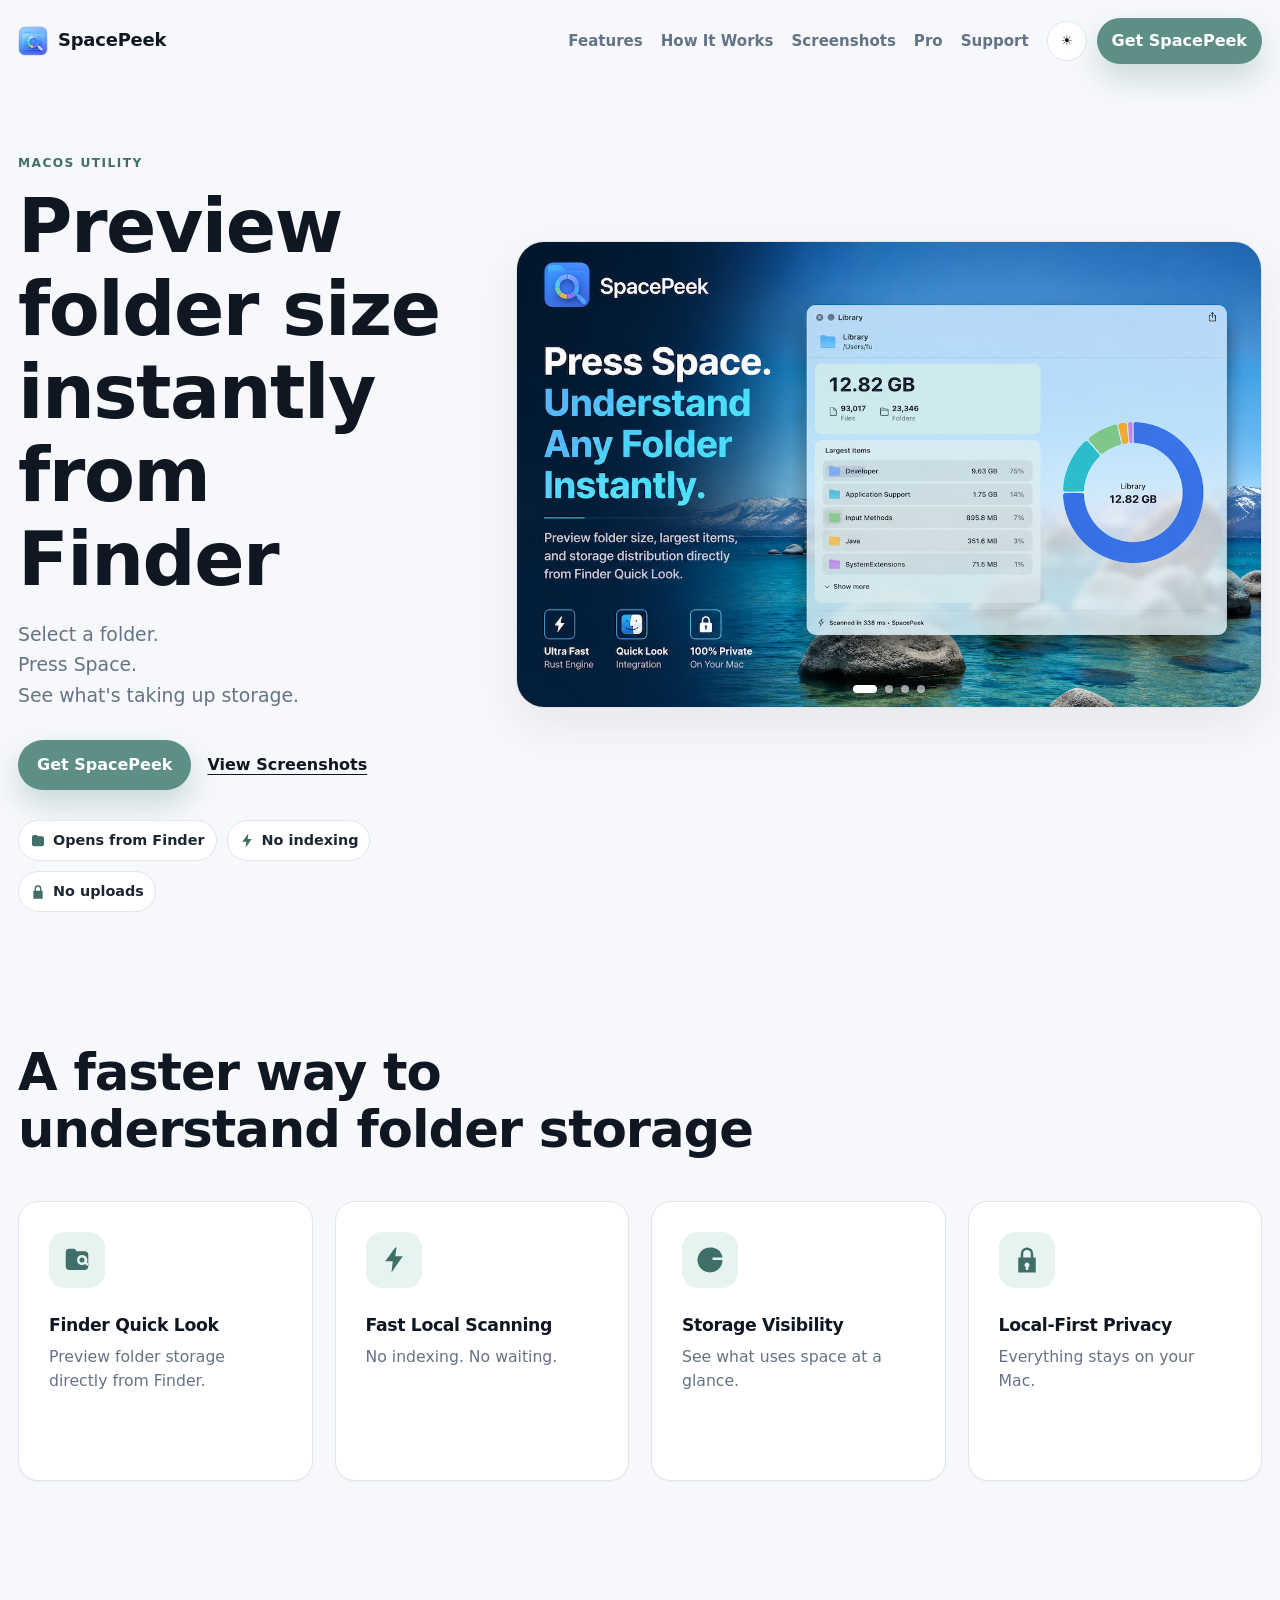
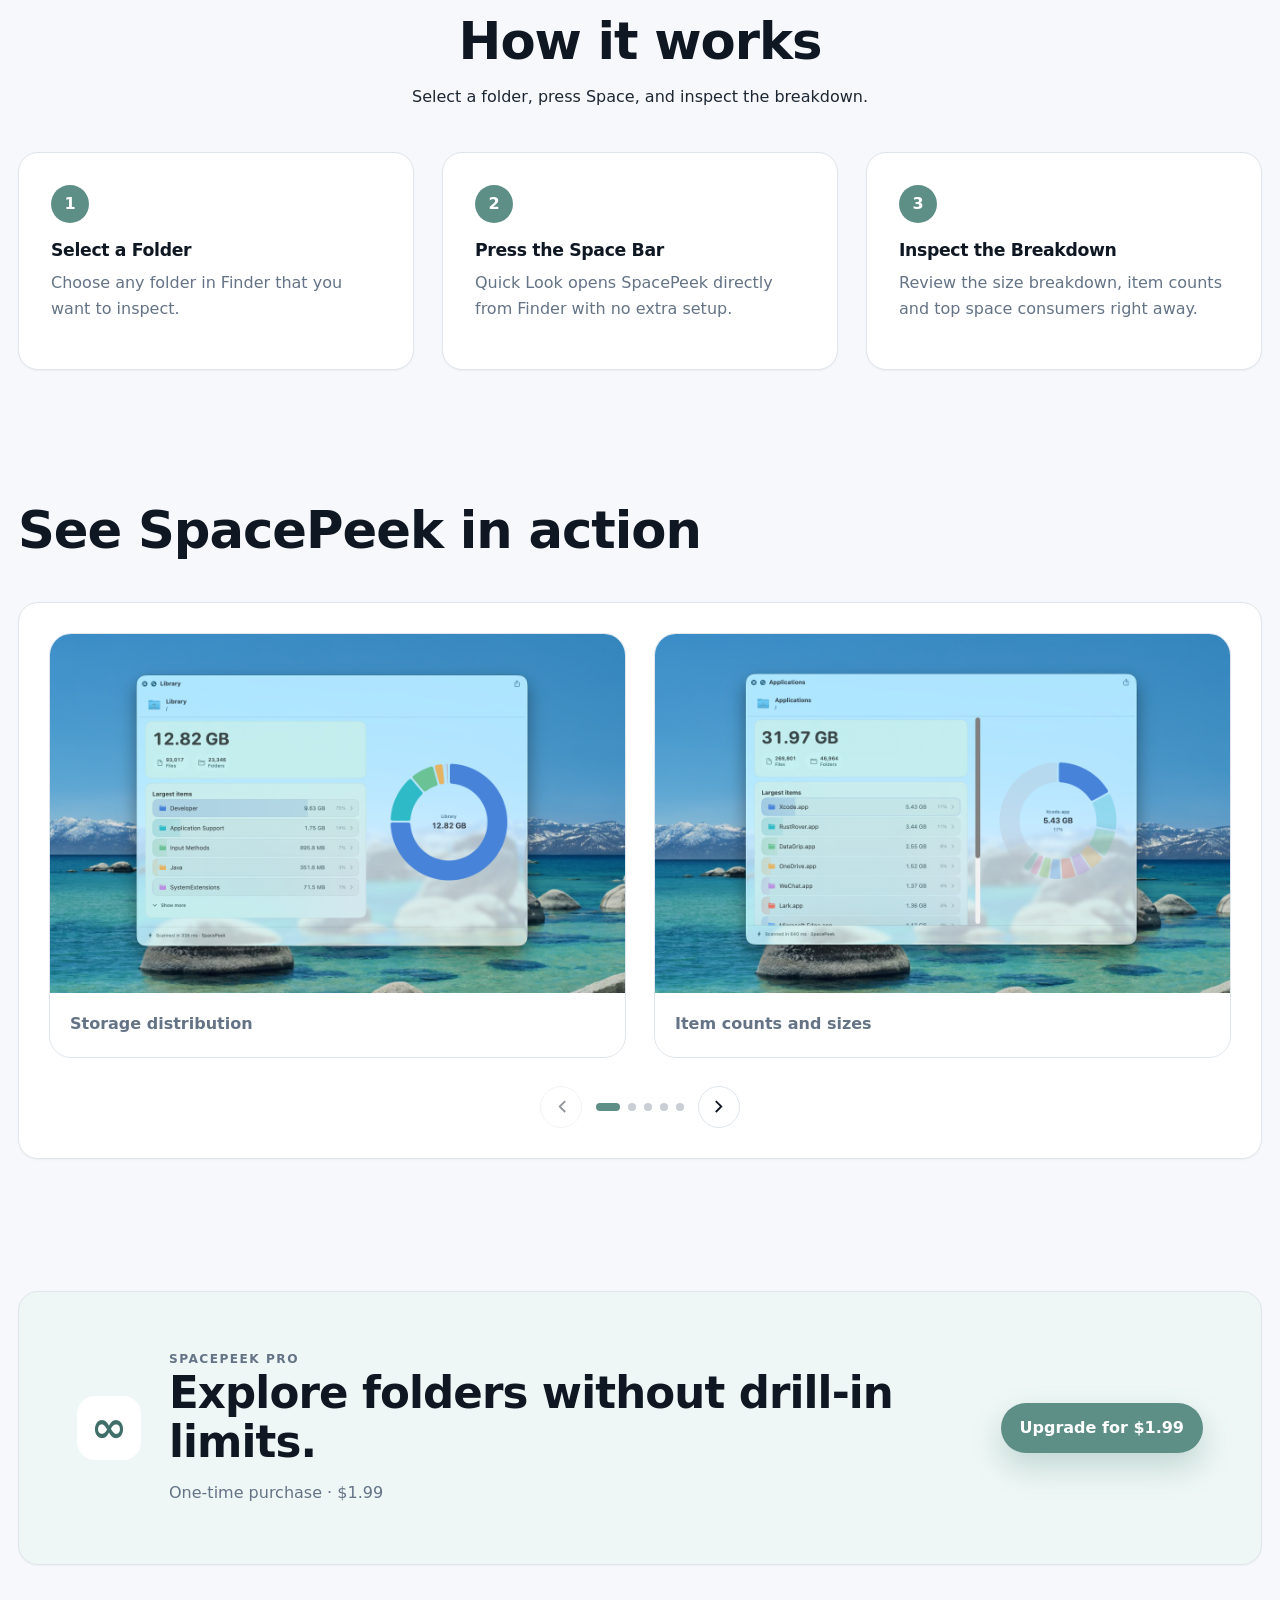
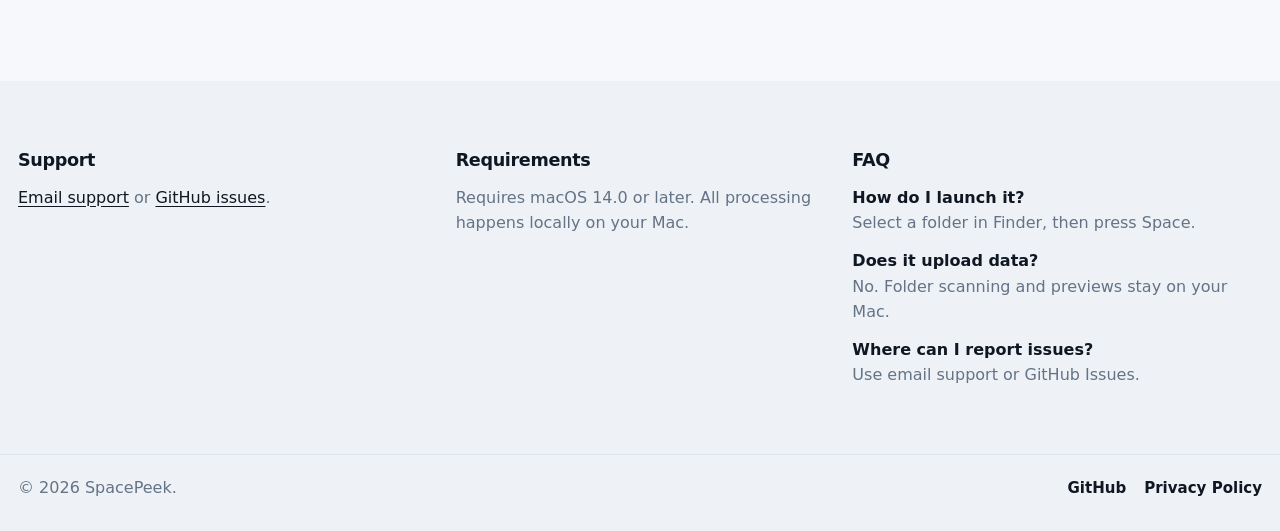
<file: index.html>
<!doctype html>
<html lang="en">

<head>
    <meta charset="UTF-8" />
    <meta name="viewport" content="width=device-width, initial-scale=1.0" />
    <title>SpacePeek - Preview Folder Size Instantly from Finder</title>
    <meta name="description"
        content="Select a folder in Finder, press the Space Bar, and SpacePeek shows you which items are taking up space." />
    <meta name="theme-color" content="#f7f8fb" />
    <link rel="canonical" href="https://spacepeek.space/" />
    <meta property="og:title" content="SpacePeek - Preview Folder Size Instantly from Finder" />
    <meta property="og:description"
        content="Preview folder size, item counts, top space consumers, and storage distribution directly from Finder Quick Look." />
    <meta property="og:type" content="website" />
    <meta property="og:url" content="https://spacepeek.space/" />
    <meta property="og:image" content="https://spacepeek.space/posters/01.png" />
    <meta name="twitter:card" content="summary_large_image" />
    <meta name="twitter:title" content="SpacePeek - Preview Folder Size Instantly from Finder" />
    <meta name="twitter:description"
        content="Select a folder in Finder, press the Space Bar, and SpacePeek shows you which items are taking up space." />
    <meta name="twitter:image" content="https://spacepeek.space/posters/01.png" />
    <link rel="icon" href="favicon.ico?v=8" sizes="any" />
    <link rel="apple-touch-icon" href="assets/SpacePeek.png" />
    <link rel="stylesheet" href="assets/styles.css?v=20260620-polish" />
</head>

<body>
    <header class="site-header" id="siteHeader">
        <a class="brand" href="#top">
            <img src="assets/SpacePeek.png" alt="" />
            <span>SpacePeek</span>
        </a>
        <nav aria-label="Primary navigation">
            <a href="#features">Features</a>
            <a href="#how-it-works">How It Works</a>
            <a href="#screenshots">Screenshots</a>
            <a href="#pro">Pro</a>
            <a href="#support">Support</a>
        </nav>
        <div class="header-actions">
            <button class="theme-toggle" id="themeToggle" type="button" aria-label="Toggle theme" title="Toggle theme">
                <span class="theme-toggle-icon theme-toggle-sun" aria-hidden="true">☀</span>
                <span class="theme-toggle-icon theme-toggle-moon" aria-hidden="true">☾</span>
            </button>
            <a class="btn btn-primary btn-small" href="https://apps.apple.com/us/app/spacepeek/id6777129953"
                data-app-store-link>Get SpacePeek</a>
        </div>
    </header>

    <main id="top">
        <section class="hero" aria-labelledby="hero-title">
            <div class="hero-copy">
                <p class="eyebrow">macOS Utility</p>
                <h1 id="hero-title">Preview folder size instantly from Finder</h1>
                <p class="hero-lede">
                    <span>Select a folder.</span>
                    <span>Press Space.</span>
                    <span>See what's taking up storage.</span>
                </p>
                <div class="hero-actions">
                    <a class="btn btn-primary" href="https://apps.apple.com/us/app/spacepeek/id6777129953"
                        data-app-store-link>Get SpacePeek</a>
                    <a class="text-link" href="#screenshots">View Screenshots</a>
                </div>
                <ul class="pill-list" aria-label="Highlights">
                    <li>
                        <svg viewBox="0 0 24 24" aria-hidden="true" focusable="false">
                            <path d="M3 6a3 3 0 0 1 3-3h4l2 2h6a3 3 0 0 1 3 3v9a3 3 0 0 1-3 3H6a3 3 0 0 1-3-3V6Z" />
                        </svg>
                        Opens from Finder
                    </li>
                    <li>
                        <svg viewBox="0 0 24 24" aria-hidden="true" focusable="false">
                            <path d="M13 2 5 13h6l-1 9 9-13h-6l1-7Z" />
                        </svg>
                        No indexing
                    </li>
                    <li>
                        <svg viewBox="0 0 24 24" aria-hidden="true" focusable="false">
                            <path d="M12 2a5 5 0 0 0-5 5v3H5v12h14V10h-2V7a5 5 0 0 0-5-5Zm-3 8V7a3 3 0 1 1 6 0v3H9Z" />
                        </svg>
                        No uploads
                    </li>
                </ul>
            </div>
            <div class="hero-visual" aria-label="SpacePeek poster slideshow">
                <div class="poster-track" id="posterTrack">
                    <figure class="poster-slide">
                        <img src="posters/01.png" alt="SpacePeek poster showing instant folder size preview" />
                    </figure>
                    <figure class="poster-slide">
                        <img src="posters/02.png" alt="SpacePeek poster showing storage distribution in a folder" />
                    </figure>
                    <figure class="poster-slide">
                        <img src="posters/03.png" alt="SpacePeek poster showing Downloads cleanup analysis" />
                    </figure>
                    <figure class="poster-slide">
                        <img src="posters/04.png" alt="SpacePeek poster showing large project folder analysis" />
                    </figure>
                </div>
                <div class="poster-dots" id="posterDots" aria-label="Poster navigation"></div>
            </div>
        </section>

        <section class="section" id="features" aria-labelledby="features-title">
            <div class="section-heading">
                <h2 id="features-title">A faster way to understand folder storage</h2>
            </div>
            <div class="feature-grid">
                <article class="feature-card">
                    <span class="feature-icon" aria-hidden="true">
                        <svg viewBox="0 0 24 24" focusable="false">
                            <path d="M3 6a3 3 0 0 1 3-3h4l2 2h6a3 3 0 0 1 3 3v9a3 3 0 0 1-3 3H6a3 3 0 0 1-3-3V6Zm13 2a4 4 0 1 0 2.5 7.1l1.7 1.7 1.4-1.4-1.7-1.7A4 4 0 0 0 16 8Zm0 2a2 2 0 1 1 0 4 2 2 0 0 1 0-4Z" />
                        </svg>
                    </span>
                    <h3>Finder Quick Look</h3>
                    <p>Preview folder storage directly from Finder.</p>
                </article>
                <article class="feature-card">
                    <span class="feature-icon" aria-hidden="true">
                        <svg viewBox="0 0 24 24" focusable="false">
                            <path d="M13 2 5 13h6l-1 9 9-13h-6l1-7Z" />
                        </svg>
                    </span>
                    <h3>Fast Local Scanning</h3>
                    <p>No indexing. No waiting.</p>
                </article>
                <article class="feature-card">
                    <span class="feature-icon" aria-hidden="true">
                        <svg viewBox="0 0 24 24" focusable="false">
                            <path d="M12 2a10 10 0 1 0 10 10h-8V2h-2Zm2 0v8h8a10 10 0 0 0-8-8Z" />
                        </svg>
                    </span>
                    <h3>Storage Visibility</h3>
                    <p>See what uses space at a glance.</p>
                </article>
                <article class="feature-card">
                    <span class="feature-icon" aria-hidden="true">
                        <svg viewBox="0 0 24 24" focusable="false">
                            <path d="M12 2a5 5 0 0 0-5 5v3H5v12h14V10h-2V7a5 5 0 0 0-5-5Zm-3 8V7a3 3 0 1 1 6 0v3H9Zm3 4a2 2 0 0 1 1 3.7V20h-2v-2.3A2 2 0 0 1 12 14Z" />
                        </svg>
                    </span>
                    <h3>Local-First Privacy</h3>
                    <p>Everything stays on your Mac.</p>
                </article>
            </div>
        </section>

        <section class="section steps-section" id="how-it-works" aria-labelledby="steps-title">
            <div class="section-heading centered">
                <h2 id="steps-title">How it works</h2>
                <p>Select a folder, press Space, and inspect the breakdown.</p>
            </div>
            <div class="steps-grid">
                <article>
                    <span class="step-number">1</span>
                    <h3>Select a Folder</h3>
                    <p>Choose any folder in Finder that you want to inspect.</p>
                </article>
                <article>
                    <span class="step-number">2</span>
                    <h3>Press the Space Bar</h3>
                    <p>Quick Look opens SpacePeek directly from Finder with no extra setup.</p>
                </article>
                <article>
                    <span class="step-number">3</span>
                    <h3>Inspect the Breakdown</h3>
                    <p>Review the size breakdown, item counts and top space consumers right away.</p>
                </article>
            </div>
        </section>

        <section class="section" id="screenshots" aria-labelledby="screenshots-title">
            <div class="section-heading">
                <h2 id="screenshots-title">See SpacePeek in action</h2>
            </div>
            <div class="gallery-shell" aria-label="Screenshot carousel">
                <div class="carousel-viewport">
                    <div class="carousel-track" id="galleryTrack">
                        <figure class="gallery-slide">
                            <img src="screenshots/SpacePeek-01.jpg"
                                alt="SpacePeek showing a ring chart visualizing folder distribution" loading="lazy" />
                            <figcaption>Storage distribution</figcaption>
                        </figure>
                        <figure class="gallery-slide">
                            <img src="screenshots/SpacePeek-02.jpg"
                                alt="SpacePeek displaying total size and item counts for a selected folder"
                                loading="lazy" />
                            <figcaption>Item counts and sizes</figcaption>
                        </figure>
                        <figure class="gallery-slide">
                            <img src="screenshots/SpacePeek-03.jpg"
                                alt="SpacePeek highlighting the largest files and folders inside a folder preview"
                                loading="lazy" />
                            <figcaption>Item counts and sizes</figcaption>
                        </figure>
                        <figure class="gallery-slide">
                            <img src="screenshots/SpacePeek-04.jpg"
                                alt="SpacePeek navigating deeper into subfolders" loading="lazy" />
                            <figcaption>Subfolder drill-in</figcaption>
                        </figure>
                        <figure class="gallery-slide">
                            <img src="screenshots/SpacePeek-05.jpg"
                                alt="SpacePeek showing a folder summary and storage chart" loading="lazy" />
                            <figcaption>Storage distribution</figcaption>
                        </figure>
                        <figure class="gallery-slide">
                            <img src="screenshots/SpacePeek-06.jpg"
                                alt="SpacePeek presenting a Downloads folder with additional analysis" loading="lazy" />
                            <figcaption>Item counts and sizes</figcaption>
                        </figure>
                    </div>
                </div>
                <div class="gallery-controls">
                    <button class="gallery-button" id="prevShot" type="button" aria-label="Previous screenshot">
                        <svg viewBox="0 0 24 24" aria-hidden="true" focusable="false">
                            <path d="m15.5 5-7 7 7 7 1.5-1.5-5.5-5.5L17 6.5 15.5 5Z" />
                        </svg>
                    </button>
                    <div class="gallery-dots" id="galleryDots" aria-label="Screenshot navigation"></div>
                    <button class="gallery-button" id="nextShot" type="button" aria-label="Next screenshot">
                        <svg viewBox="0 0 24 24" aria-hidden="true" focusable="false">
                            <path d="m8.5 19 7-7-7-7L7 6.5l5.5 5.5L7 17.5 8.5 19Z" />
                        </svg>
                    </button>
                </div>
            </div>
        </section>

        <section class="section pro-section" id="pro" aria-labelledby="pro-title">
            <div class="pro-icon" aria-hidden="true">∞</div>
            <div>
                <p class="eyebrow">SpacePeek Pro</p>
                <h2 id="pro-title">Explore folders without drill-in limits.</h2>
                <p>One-time purchase · $1.99</p>
            </div>
            <a class="btn btn-primary" href="https://apps.apple.com/us/app/spacepeek/id6777129953"
                data-app-store-link>Upgrade for $1.99</a>
        </section>
    </main>

    <footer class="site-footer" id="support">
        <div class="footer-grid">
            <section>
                <h2>Support</h2>
                <p>
                    <a href="mailto:wangfu91+spacepeek@hotmail.com">Email support</a> or
                    <a href="https://github.com/wangfu91/spacepeek/issues">GitHub issues</a>.
                </p>
            </section>
            <section>
                <h2>Requirements</h2>
                <p>Requires macOS 14.0 or later. All processing happens locally on your Mac.</p>
            </section>
            <section>
                <h2>FAQ</h2>
                <dl class="faq-list">
                    <dt>How do I launch it?</dt>
                    <dd>Select a folder in Finder, then press Space.</dd>
                    <dt>Does it upload data?</dt>
                    <dd>No. Folder scanning and previews stay on your Mac.</dd>
                    <dt>Where can I report issues?</dt>
                    <dd>Use email support or GitHub Issues.</dd>
                </dl>
            </section>
        </div>
        <div class="footer-bottom">
            <p>© 2026 SpacePeek.</p>
            <nav aria-label="Footer navigation">
                <a href="https://github.com/wangfu91/SpacePeek">GitHub</a>
                <a href="privacy.html">Privacy Policy</a>
            </nav>
        </div>
    </footer>

    <script src="assets/site.js"></script>
    <script src="assets/theme.js"></script>
    <script src="assets/gallery.js"></script>
</body>

</html>
</file>
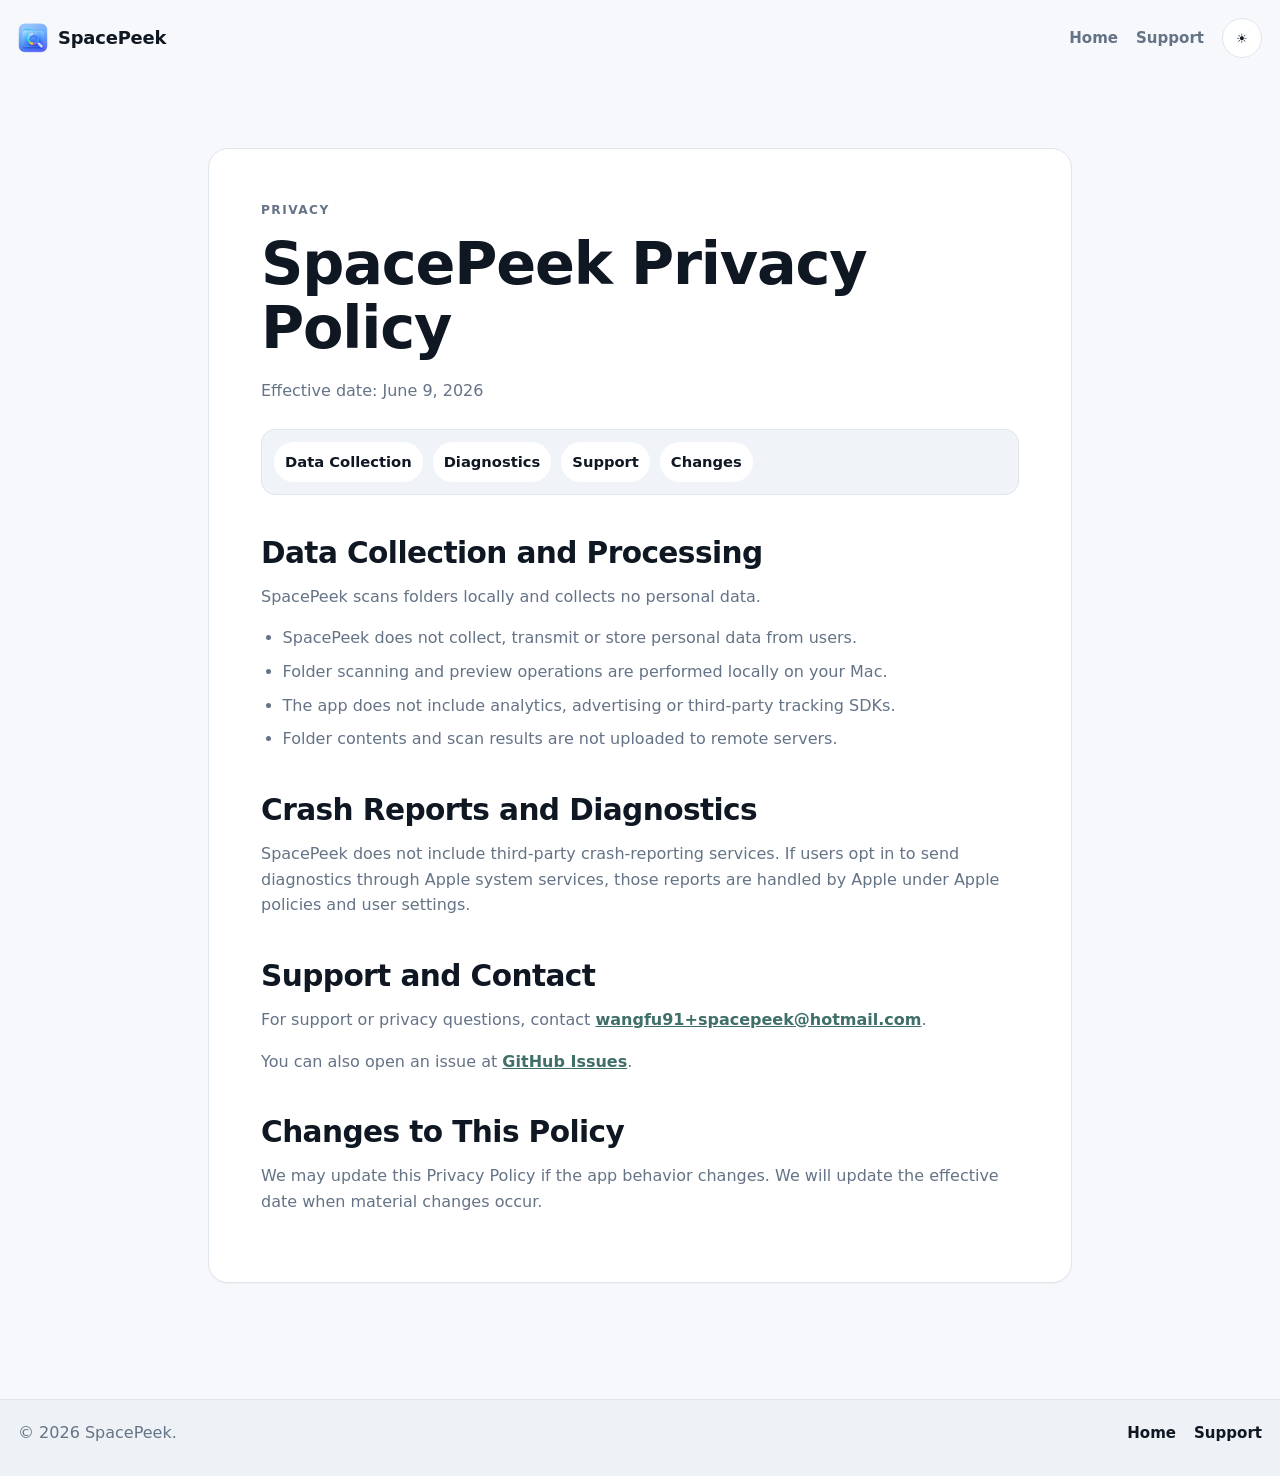
<file: privacy.html>
<!doctype html>
<html lang="en">

<head>
    <meta charset="UTF-8" />
    <meta name="viewport" content="width=device-width, initial-scale=1.0" />
    <title>SpacePeek Privacy Policy</title>
    <meta name="description" content="Privacy Policy for SpacePeek macOS app." />
    <meta name="theme-color" content="#f7f8fb" />
    <link rel="canonical" href="https://spacepeek.space/privacy.html" />
    <link rel="icon" href="favicon.ico?v=8" sizes="any" />
    <link rel="apple-touch-icon" href="assets/SpacePeek.png" />
    <link rel="stylesheet" href="assets/styles.css?v=20260620-polish" />
</head>

<body class="privacy-page">
    <header class="site-header" id="siteHeader">
        <a class="brand" href="index.html">
            <img src="assets/SpacePeek.png" alt="" />
            <span>SpacePeek</span>
        </a>
        <nav aria-label="Primary navigation">
            <a href="index.html">Home</a>
            <a href="index.html#support">Support</a>
        </nav>
        <div class="header-actions">
            <button class="theme-toggle" id="themeToggle" type="button" aria-label="Toggle theme" title="Toggle theme">
                <span class="theme-toggle-icon theme-toggle-sun" aria-hidden="true">☀</span>
                <span class="theme-toggle-icon theme-toggle-moon" aria-hidden="true">☾</span>
            </button>
        </div>
    </header>

    <main class="policy-main">
        <article class="policy-card">
            <p class="eyebrow">Privacy</p>
            <h1>SpacePeek Privacy Policy</h1>
            <p class="policy-date">Effective date: June 9, 2026</p>

            <nav class="policy-toc" aria-label="Privacy policy contents">
                <a href="#data">Data Collection</a>
                <a href="#diagnostics">Diagnostics</a>
                <a href="#contact">Support</a>
                <a href="#changes">Changes</a>
            </nav>

            <section id="data">
                <h2>Data Collection and Processing</h2>
                <p>SpacePeek scans folders locally and collects no personal data.</p>
                <ul>
                    <li>SpacePeek does not collect, transmit or store personal data from users.</li>
                    <li>Folder scanning and preview operations are performed locally on your Mac.</li>
                    <li>The app does not include analytics, advertising or third-party tracking SDKs.</li>
                    <li>Folder contents and scan results are not uploaded to remote servers.</li>
                </ul>
            </section>

            <section id="diagnostics">
                <h2>Crash Reports and Diagnostics</h2>
                <p>
                    SpacePeek does not include third-party crash-reporting services. If users opt in to send diagnostics
                    through Apple system services, those reports are handled by Apple under Apple policies and user
                    settings.
                </p>
            </section>

            <section id="contact">
                <h2>Support and Contact</h2>
                <p>
                    For support or privacy questions, contact
                    <a href="mailto:wangfu91+spacepeek@hotmail.com">wangfu91+spacepeek@hotmail.com</a>.
                </p>
                <p>
                    You can also open an issue at
                    <a href="https://github.com/wangfu91/spacepeek/issues">GitHub Issues</a>.
                </p>
            </section>

            <section id="changes">
                <h2>Changes to This Policy</h2>
                <p>
                    We may update this Privacy Policy if the app behavior changes. We will update the effective date
                    when material changes occur.
                </p>
            </section>
        </article>
    </main>

    <footer class="site-footer simple-footer">
        <div class="footer-bottom">
            <p>© 2026 SpacePeek.</p>
            <nav aria-label="Footer navigation">
                <a href="index.html">Home</a>
                <a href="index.html#support">Support</a>
            </nav>
        </div>
    </footer>

    <script src="assets/site.js"></script>
    <script src="assets/theme.js"></script>
</body>

</html>
</file>
<file: assets/styles.css>
:root {
    color-scheme: light;
    --bg: #f7f8fb;
    --surface: #ffffff;
    --surface-soft: #f0f3f7;
    --surface-tint: #eef7f5;
    --text: #1d2733;
    --muted: #647386;
    --heading: #0f1722;
    --border: #dfe5ec;
    --accent: #5d8f87;
    --accent-strong: #3f6f68;
    --accent-soft: #e6f3f0;
    --button-text: #ffffff;
    --footer-bg: #eef2f6;
    --shadow: 0 18px 48px rgba(31, 44, 61, 0.08);
    --shadow-hover: 0 24px 64px rgba(31, 44, 61, 0.13);
    --radius: 20px;
    --max: 1440px;
}

html[data-theme="dark"] {
    color-scheme: dark;
    --bg: #0f141b;
    --surface: #161d26;
    --surface-soft: #1d2631;
    --surface-tint: #172722;
    --text: #e7edf5;
    --muted: #a9b5c4;
    --heading: #f8fbff;
    --border: #2a3542;
    --accent: #8fc8bd;
    --accent-strong: #b1ded6;
    --accent-soft: #1d3631;
    --button-text: #0f141b;
    --footer-bg: #151c25;
    --shadow: 0 18px 48px rgba(0, 0, 0, 0.28);
    --shadow-hover: 0 24px 64px rgba(0, 0, 0, 0.36);
}

@media (prefers-color-scheme: dark) {
    :root:not([data-theme="light"]) {
        color-scheme: dark;
        --bg: #0f141b;
        --surface: #161d26;
        --surface-soft: #1d2631;
        --surface-tint: #172722;
        --text: #e7edf5;
        --muted: #a9b5c4;
        --heading: #f8fbff;
        --border: #2a3542;
        --accent: #8fc8bd;
        --accent-strong: #b1ded6;
        --accent-soft: #1d3631;
        --button-text: #0f141b;
        --footer-bg: #151c25;
        --shadow: 0 18px 48px rgba(0, 0, 0, 0.28);
        --shadow-hover: 0 24px 64px rgba(0, 0, 0, 0.36);
    }
}

* {
    box-sizing: border-box;
}

html {
    scroll-behavior: smooth;
}

html,
body {
    margin: 0;
    padding: 0;
}

body {
    min-height: 100vh;
    color: var(--text);
    background: var(--bg);
    font-family: Inter, ui-sans-serif, system-ui, -apple-system, BlinkMacSystemFont, "Segoe UI", sans-serif;
    line-height: 1.6;
}

img,
svg {
    display: block;
}

img {
    max-width: 100%;
}

a {
    color: inherit;
}

[id] {
    scroll-margin-top: 96px;
}

.site-header {
    position: sticky;
    top: 0;
    z-index: 20;
    max-width: var(--max);
    margin: 0 auto;
    padding: 18px;
    display: grid;
    grid-template-columns: auto 1fr auto;
    align-items: center;
    gap: 18px;
    background: color-mix(in srgb, var(--bg) 86%, transparent);
    backdrop-filter: blur(18px);
}

.site-header.is-compact {
    border-bottom: 1px solid var(--border);
}

.brand {
    display: inline-flex;
    align-items: center;
    gap: 10px;
    color: var(--heading);
    text-decoration: none;
    font-size: 1.12rem;
    font-weight: 800;
    letter-spacing: -0.01em;
}

.brand img {
    width: 30px;
    height: 30px;
    border-radius: 8px;
}

nav {
    display: flex;
    align-items: center;
    justify-content: flex-end;
    gap: 18px;
    flex-wrap: wrap;
}

nav a {
    color: var(--muted);
    text-decoration: none;
    font-size: 0.94rem;
    font-weight: 650;
}

nav a:hover,
nav a:focus-visible {
    color: var(--heading);
}

.header-actions {
    display: flex;
    align-items: center;
    justify-content: flex-end;
    gap: 10px;
}

.theme-toggle {
    width: 40px;
    height: 40px;
    display: inline-flex;
    align-items: center;
    justify-content: center;
    border: 1px solid var(--border);
    border-radius: 999px;
    color: var(--heading);
    background: var(--surface);
    cursor: pointer;
}

.theme-toggle:hover,
.theme-toggle:focus-visible {
    border-color: var(--accent);
}

.theme-toggle-moon,
html[data-theme="dark"] .theme-toggle-sun {
    display: none;
}

html[data-theme="dark"] .theme-toggle-moon {
    display: inline;
}

@media (prefers-color-scheme: dark) {
    :root:not([data-theme="light"]) .theme-toggle-sun {
        display: none;
    }

    :root:not([data-theme="light"]) .theme-toggle-moon {
        display: inline;
    }
}

main {
    max-width: var(--max);
    margin: 0 auto;
    padding: 72px 18px 116px;
}

.hero {
    display: grid;
    grid-template-columns: minmax(0, 0.78fr) minmax(680px, 1.32fr);
    gap: clamp(36px, 4.5vw, 70px);
    align-items: center;
    min-height: 680px;
}

.hero-copy {
    max-width: 580px;
}

.eyebrow {
    margin: 0 0 12px;
    color: var(--accent-strong);
    text-transform: uppercase;
    letter-spacing: 0.12em;
    font-size: 0.76rem;
    font-weight: 800;
}

h1,
h2,
h3,
p {
    margin-top: 0;
}

h1,
h2,
h3 {
    color: var(--heading);
    line-height: 1.12;
    letter-spacing: -0.02em;
}

h1 {
    margin-bottom: 18px;
    font-size: clamp(3.1rem, 5.8vw, 5.35rem);
    font-weight: 850;
}

h2 {
    margin-bottom: 14px;
    font-size: clamp(2.1rem, 4vw, 3.8rem);
    font-weight: 800;
}

h3 {
    margin-bottom: 10px;
    font-size: 1.08rem;
    font-weight: 760;
}

.hero-lede {
    max-width: 430px;
    color: var(--muted);
    font-size: clamp(1rem, 1.7vw, 1.18rem);
    line-height: 1.62;
}

.hero-lede span {
    display: block;
}

.hero-actions {
    display: flex;
    align-items: center;
    gap: 16px;
    flex-wrap: wrap;
    margin-top: 30px;
}

.btn {
    min-height: 46px;
    display: inline-flex;
    align-items: center;
    justify-content: center;
    padding: 11px 18px;
    border: 1px solid transparent;
    border-radius: 999px;
    font-weight: 760;
    text-decoration: none;
    white-space: nowrap;
    transition: transform 0.16s ease, box-shadow 0.16s ease, border-color 0.16s ease, background-color 0.16s ease;
}

.btn:hover,
.btn:focus-visible {
    transform: translateY(-2px);
}

.btn-primary {
    color: var(--button-text);
    background: var(--accent);
    box-shadow: 0 14px 30px color-mix(in srgb, var(--accent) 30%, transparent);
}

.btn-primary:hover,
.btn-primary:focus-visible {
    background: var(--accent-strong);
}

.btn-small {
    min-height: 40px;
    padding: 9px 14px;
}

.text-link {
    color: var(--heading);
    font-weight: 720;
    text-underline-offset: 0.22em;
}

.text-link:hover,
.text-link:focus-visible {
    color: var(--accent-strong);
}

.pill-list {
    display: flex;
    flex-wrap: wrap;
    gap: 10px;
    margin: 30px 0 0;
    padding: 0;
    list-style: none;
}

.pill-list li {
    display: inline-flex;
    align-items: center;
    gap: 7px;
    padding: 8px 11px;
    border: 1px solid var(--border);
    border-radius: 999px;
    color: var(--text);
    background: var(--surface);
    font-size: 0.9rem;
    font-weight: 650;
}

.pill-list svg {
    width: 16px;
    height: 16px;
    fill: var(--accent-strong);
}

.hero-visual {
    position: relative;
    width: min(100%, 1120px);
    justify-self: end;
    transform: translateY(-58px);
    overflow: hidden;
    border: 1px solid var(--border);
    border-radius: 28px;
    background: var(--surface);
    box-shadow: var(--shadow);
}

.poster-track {
    display: flex;
    transition: transform 0.36s ease;
    will-change: transform;
}

.poster-slide {
    flex: 0 0 100%;
    margin: 0;
}

.poster-slide img {
    width: 100%;
    aspect-ratio: 16 / 10;
    object-fit: cover;
}

.poster-dots {
    position: absolute;
    left: 0;
    right: 0;
    bottom: 14px;
    display: flex;
    justify-content: center;
    gap: 8px;
}

.poster-dot {
    width: 8px;
    height: 8px;
    padding: 0;
    border: 0;
    border-radius: 999px;
    background: rgba(255, 255, 255, 0.58);
    box-shadow: 0 0 0 1px rgba(0, 0, 0, 0.08);
    cursor: pointer;
}

.poster-dot.is-active {
    width: 24px;
    background: #ffffff;
}

.section {
    margin-top: 132px;
}

.section-heading {
    max-width: 760px;
    margin-bottom: 42px;
}

.section-heading.centered {
    margin-inline: auto;
    text-align: center;
}

.feature-grid {
    display: grid;
    grid-template-columns: repeat(4, minmax(0, 1fr));
    gap: 22px;
}

.feature-card,
.steps-grid article,
.gallery-shell,
.pro-section,
.policy-card {
    border: 1px solid var(--border);
    border-radius: var(--radius);
    background: var(--surface);
    box-shadow: 0 1px 2px rgba(20, 31, 45, 0.04);
}

.feature-card {
    min-height: 280px;
    display: flex;
    flex-direction: column;
    padding: 30px;
    transition: transform 0.16s ease, box-shadow 0.16s ease, border-color 0.16s ease;
}

.feature-card:hover,
.feature-card:focus-within {
    transform: translateY(-4px);
    border-color: color-mix(in srgb, var(--accent) 42%, var(--border));
    box-shadow: var(--shadow-hover);
}

.feature-icon {
    width: 56px;
    height: 56px;
    display: inline-flex;
    align-items: center;
    justify-content: center;
    margin-bottom: 28px;
    border-radius: 16px;
    color: var(--accent-strong);
    background: var(--accent-soft);
}

.feature-icon svg {
    width: 30px;
    height: 30px;
    fill: currentColor;
}

.feature-card p {
    margin-bottom: 0;
    font-size: 0.98rem;
    line-height: 1.55;
}

.feature-card p,
.steps-grid p,
.gallery-slide figcaption,
.pro-section p,
.policy-card p,
.policy-card li {
    color: var(--muted);
}

.steps-grid {
    display: grid;
    grid-template-columns: repeat(3, minmax(0, 1fr));
    gap: 28px;
}

.steps-grid article {
    padding: 32px;
}

.step-number {
    width: 38px;
    height: 38px;
    display: inline-flex;
    align-items: center;
    justify-content: center;
    margin-bottom: 18px;
    border-radius: 999px;
    color: var(--button-text);
    background: var(--accent);
    font-weight: 800;
}

.gallery-shell {
    padding: 30px;
}

.carousel-viewport {
    overflow: hidden;
}

.carousel-track {
    display: flex;
    transition: transform 0.28s ease;
    will-change: transform;
}

.gallery-slide {
    flex: 0 0 calc(50% - 14px);
    margin: 0 28px 0 0;
    overflow: hidden;
    border: 1px solid var(--border);
    border-radius: 22px;
    background: var(--surface);
}

.gallery-slide img {
    width: 100%;
    aspect-ratio: 16 / 10;
    object-fit: cover;
}

.gallery-slide figcaption {
    padding: 18px 20px 20px;
    font-weight: 650;
}

.gallery-controls {
    display: flex;
    align-items: center;
    justify-content: center;
    gap: 14px;
    margin-top: 28px;
}

.gallery-button {
    width: 42px;
    height: 42px;
    display: inline-flex;
    align-items: center;
    justify-content: center;
    border: 1px solid var(--border);
    border-radius: 999px;
    color: var(--heading);
    background: var(--surface);
    cursor: pointer;
}

.gallery-button:hover,
.gallery-button:focus-visible {
    border-color: var(--accent);
}

.gallery-button:disabled {
    cursor: not-allowed;
    opacity: 0.45;
}

.gallery-button svg {
    width: 21px;
    height: 21px;
    fill: currentColor;
}

.gallery-dots {
    display: flex;
    align-items: center;
    gap: 8px;
}

.gallery-dot {
    width: 8px;
    height: 8px;
    padding: 0;
    border: 0;
    border-radius: 999px;
    background: color-mix(in srgb, var(--muted) 35%, transparent);
    cursor: pointer;
}

.gallery-dot.is-active {
    width: 24px;
    background: var(--accent);
}

.pro-section {
    display: grid;
    grid-template-columns: auto minmax(0, 1fr) auto;
    gap: 28px;
    align-items: center;
    padding: clamp(34px, 5vw, 58px);
    background: var(--surface-tint);
}

.pro-icon {
    width: 64px;
    height: 64px;
    display: grid;
    place-items: center;
    border-radius: 18px;
    color: var(--accent-strong);
    background: var(--surface);
    font-size: 2.7rem;
    font-weight: 700;
    line-height: 1;
}

.pro-section h2 {
    font-size: clamp(1.75rem, 3.4vw, 3rem);
}

.pro-section p {
    margin-bottom: 0;
}

.site-footer {
    background: var(--footer-bg);
}

.footer-grid,
.footer-bottom {
    max-width: var(--max);
    margin: 0 auto;
    padding-inline: 18px;
}

.footer-grid {
    display: grid;
    grid-template-columns: 1fr 0.9fr 1fr;
    gap: 28px;
    padding-top: 70px;
    padding-bottom: 54px;
}

.site-footer h2 {
    font-size: 1.1rem;
}

.site-footer p,
.site-footer dd {
    color: var(--muted);
}

.site-footer a {
    color: var(--heading);
    text-underline-offset: 0.2em;
}

.site-footer a:hover,
.site-footer a:focus-visible {
    color: var(--accent-strong);
}

.faq-list {
    margin: 0;
}

.faq-list dt {
    color: var(--heading);
    font-weight: 760;
}

.faq-list dd {
    margin: 0 0 12px;
}

.footer-bottom {
    display: flex;
    justify-content: space-between;
    gap: 16px;
    flex-wrap: wrap;
    padding-top: 20px;
    padding-bottom: 30px;
    border-top: 1px solid var(--border);
}

.footer-bottom p {
    margin: 0;
    color: var(--muted);
}

.footer-bottom nav {
    justify-content: flex-start;
}

.policy-main {
    max-width: 900px;
}

.policy-card {
    padding: clamp(24px, 5vw, 52px);
}

.policy-card h1 {
    max-width: 18ch;
    font-size: clamp(2.25rem, 4.6vw, 3.9rem);
    line-height: 1.08;
}

.policy-card h2 {
    margin-top: 42px;
    font-size: clamp(1.35rem, 2.4vw, 1.85rem);
}

.policy-card ul {
    padding-left: 1.35rem;
}

.policy-card li + li {
    margin-top: 8px;
}

.policy-card a {
    color: var(--accent-strong);
    font-weight: 720;
}

.policy-date {
    color: var(--muted);
}

.policy-toc {
    display: flex;
    justify-content: flex-start;
    align-items: center;
    flex-wrap: wrap;
    gap: 10px;
    margin: 26px 0 36px;
    padding: 12px;
    border: 1px solid var(--border);
    border-radius: 14px;
    background: var(--surface-soft);
}

.policy-toc a {
    display: inline-flex;
    padding: 8px 11px;
    border-radius: 999px;
    color: var(--heading);
    background: var(--surface);
    text-decoration: none;
    font-size: 0.92rem;
    font-weight: 650;
}

.policy-toc a:hover,
.policy-toc a:focus-visible {
    color: var(--accent-strong);
}

.simple-footer {
    margin-top: 0;
}

@media (max-width: 1080px) {
    .hero {
        grid-template-columns: minmax(0, 0.95fr) minmax(480px, 1.05fr);
        gap: 40px;
    }

    .feature-grid {
        grid-template-columns: repeat(2, minmax(0, 1fr));
    }
}

@media (max-width: 900px) {
    .site-header {
        grid-template-columns: 1fr auto;
    }

    .site-header nav {
        grid-column: 1 / -1;
        justify-content: flex-start;
    }

    .hero,
    .steps-grid,
    .pro-section,
    .footer-grid {
        grid-template-columns: 1fr;
    }

    .hero {
        min-height: auto;
        gap: 44px;
    }

    .hero-visual {
        width: 100%;
        justify-self: stretch;
        transform: none;
    }

    .feature-grid {
        grid-template-columns: repeat(2, minmax(0, 1fr));
    }
}

@media (max-width: 640px) {
    [id] {
        scroll-margin-top: 156px;
    }

    .site-header {
        padding: 14px;
    }

    nav {
        gap: 12px;
    }

    nav a {
        font-size: 0.9rem;
    }

    main {
        padding: 48px 14px 76px;
    }

    h1 {
        font-size: clamp(2.7rem, 13vw, 4rem);
    }

    h2 {
        font-size: clamp(2rem, 9vw, 3rem);
    }

    .feature-grid {
        grid-template-columns: 1fr;
    }

    .feature-card {
        min-height: 220px;
        padding: 26px;
    }

    .section {
        margin-top: 92px;
    }

    .section-heading {
        margin-bottom: 30px;
    }

    .gallery-shell {
        padding: 16px;
    }

    .gallery-slide {
        flex-basis: 100%;
        margin-right: 0;
    }

    .footer-bottom {
        flex-direction: column;
    }
}
</file>
